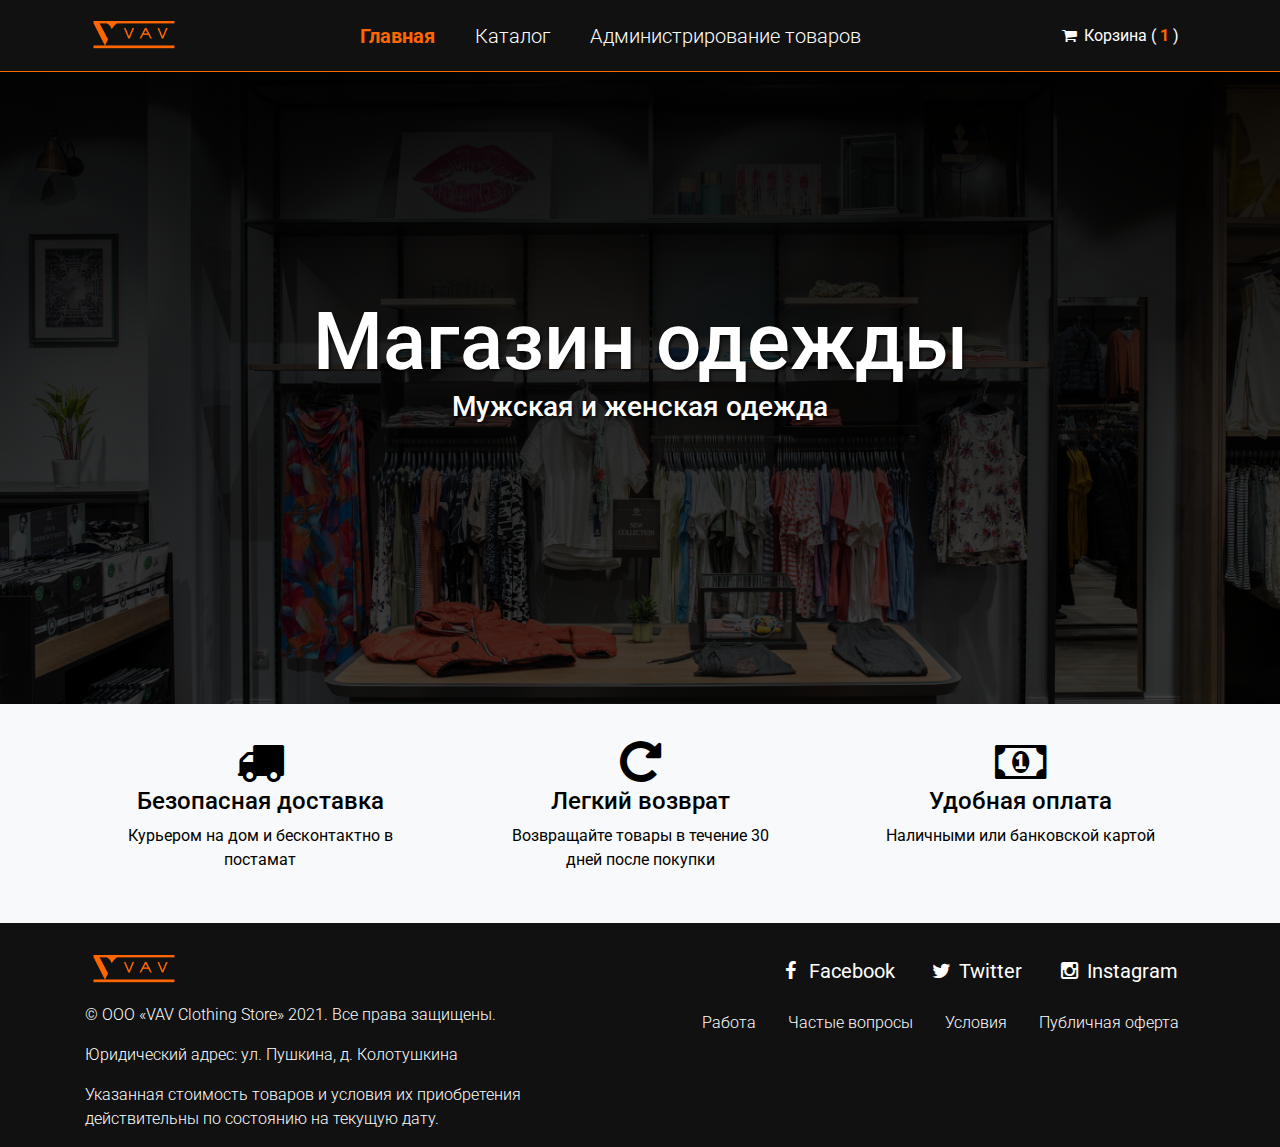
<file: index.html>
<!DOCTYPE html>
<html lang="en">

<head>
    <!-- Каталог одежды. Для одежды хранится категория, размер и цвет. Требуется реализовать возможность заказа. -->

    <meta charset="UTF-8">
    <meta http-equiv="X-UA-Compatible" content="IE=edge">
    <meta name="viewport" content="width=device-width, initial-scale=1.0">

    <!-- Bootstrap CSS -->
    <link rel="stylesheet" href="https://maxcdn.bootstrapcdn.com/bootstrap/4.0.0/css/bootstrap.min.css"
        integrity="sha384-Gn5384xqQ1aoWXA+058RXPxPg6fy4IWvTNh0E263XmFcJlSAwiGgFAW/dAiS6JXm" crossorigin="anonymous">

    <!-- Custom Fonts -->
    <link href="font-awesome-4.1.0/css/font-awesome.min.css" rel="stylesheet" type="text/css">


    <!-- Font Awesome CSS 
    <link rel="stylesheet" href="libraries/fontawesome/css/all.min.css" />-->

    <!-- Google Font -->
    <link href="https://fonts.googleapis.com/css?family=Playfair+Display:400,700|Roboto:300,400,500&display=swap"
        rel="stylesheet" />

    <!-- My Style CSS -->
    <link rel="stylesheet" href="css/style.css" />

    <title>Магазин Одежды</title>
</head>

<body>


    <!-- Navbar -->
    <nav class="navbar navbar-expand-lg navbar-dark sticky-top">
        <div class="container">
            <a class="navbar-brand" href="index.html">
                <img src="img/logo_new.png" alt="store-logo">
            </a>
            <button class="navbar-toggler" type="button" data-toggle="collapse" data-target="#navbarNav"
                aria-controls="navbarNav" aria-expanded="false" aria-label="Toggle navigation">
                <span class="navbar-toggler-icon"></span>
            </button>
            <div class="collapse navbar-collapse" id="navbarNav">
                <ul class="navbar-nav mx-auto">
                    <li class="nav-item active">
                        <a class="nav-link" href="index.html">Главная</a>
                    </li>
                    <li class="nav-item">
                        <a class="nav-link" href="catalog.html">Каталог</a>
                    </li>
                    <li class="nav-item">
                        <a class="nav-link" href="products-administration.html">Администрирование товаров</a>
                    </li>
                </ul>
                <div class="nav-shopping-bag">
                    <a class="nav-link" href="cart.html">
                        <i class="fa fa-shopping-cart fa-fw"></i>
                        <span class="hover">Корзина (</span>
                        <span class="nav-shopping-bag__num-items">1</span>
                        <span class="hover">)</span>
                    </a>
                </div>
            </div>
        </div>
    </nav>
    <!-- End Navbar -->

    <!-- Banner -->
    <div class="banner">
        <div class="container">
            <div class="row">
                <div class="col-lg-12">
                    <div class="banner-message">
                        <h1>Магазин одежды</h1>
                        <h3>Мужская и женская одежда</h3>
                    </div>
                </div>
            </div>
        </div>
    </div>
    <!-- End Banner -->

    <!-- Advantages -->
    <div class="advantages">
        <div class="container">
            <div class="row">
                <div class="col-sm advantage">
                    <div class="advantage-icon">
                        <i class="fa fa-truck fa-3x"></i>
                    </div>
                    <div class="advantage-text">
                        <h4>Безопасная доставка</h4>
                        <p>Курьером на дом и бесконтактно в постамат</p>
                    </div>
                </div>

                <div class="col-sm advantage">
                    <div class="advantage-icon">
                        <i class="fa fa-repeat fa-3x"></i>
                    </div>
                    <div class="advantage-text">
                        <h4>Легкий возврат</h4>
                        <p>Возвращайте товары в течение 30 дней после покупки</p>
                    </div>
                </div>

                <div class="col-sm advantage">
                    <div class="advantage-icon">
                        <i class="fa fa-money fa-3x"></i>
                    </div>
                    <div class="advantage-text">
                        <h4>Удобная оплата</h4>
                        <p>Наличными или банковской картой</p>
                    </div>
                </div>


            </div>
        </div>
    </div>
    <!-- End Advantages -->

    <!-- Footer -->
    <footer>
        <div class="container">
            <div class="row pt-4 pb-2 justify-content-between">
                <div class="col-2"> <img src="img/logo_new.png" alt="logo-store" /> </div>

                <div class="col-5">
                    <div class="nav justify-content-end">
                        <a href="#" class="btn btn-default btn-outline-none btn-lg nav-link">
                            <i class="fa fa-facebook fa-fw"></i>
                            <span class="network-name">Facebook</span>
                        </a>
                        <a href="#" class="btn btn-default btn-outline-none btn-lg nav-link">
                            <i class="fa fa-twitter fa-fw"></i>
                            <span class="network-name">Twitter</span>
                        </a>
                        <a href="#" class="btn btn-default btn-outline-none btn-lg nav-link">
                            <i class="fa fa-instagram fa-fw"></i>
                            <span class="network-name">Instagram</span>
                        </a>

                    </div>
                </div>

            </div>
            <div class="row">
                <div class="col-6">
                    <p>© ООО «VAV Clothing Store» 2021. Все права защищены.</p>
                    <p>Юридический адрес: ул. Пушкина, д. Колотушкина</p>
                    <p>Указанная стоимость товаров и условия их приобретения действительны по состоянию на текущую дату.
                    </p>
                </div>
                <div class="col-6 text-right">
                    <nav class="nav justify-content-end">
                        <a class="nav-link" href="#">Работа</a>
                        <a class="nav-link" href="#">Частые вопросы</a>
                        <a class="nav-link" href="#">Условия</a>
                        <a class="nav-link" href="#">Публичная оферта</a>
                    </nav>
                </div>
            </div>
        </div>
    </footer>
    <!-- End Footer -->


    <!-- Optional JavaScript -->
    <!-- jQuery first, then Popper.js, then Bootstrap JS -->
    <script src="https://code.jquery.com/jquery-3.2.1.slim.min.js"
        integrity="sha384-KJ3o2DKtIkvYIK3UENzmM7KCkRr/rE9/Qpg6aAZGJwFDMVNA/GpGFF93hXpG5KkN"
        crossorigin="anonymous"></script>
    <script src="https://cdnjs.cloudflare.com/ajax/libs/popper.js/1.12.9/umd/popper.min.js"
        integrity="sha384-ApNbgh9B+Y1QKtv3Rn7W3mgPxhU9K/ScQsAP7hUibX39j7fakFPskvXusvfa0b4Q"
        crossorigin="anonymous"></script>
    <script src="https://maxcdn.bootstrapcdn.com/bootstrap/4.0.0/js/bootstrap.min.js"
        integrity="sha384-JZR6Spejh4U02d8jOt6vLEHfe/JQGiRRSQQxSfFWpi1MquVdAyjUar5+76PVCmYl"
        crossorigin="anonymous"></script>
</body>

</html>
</file>
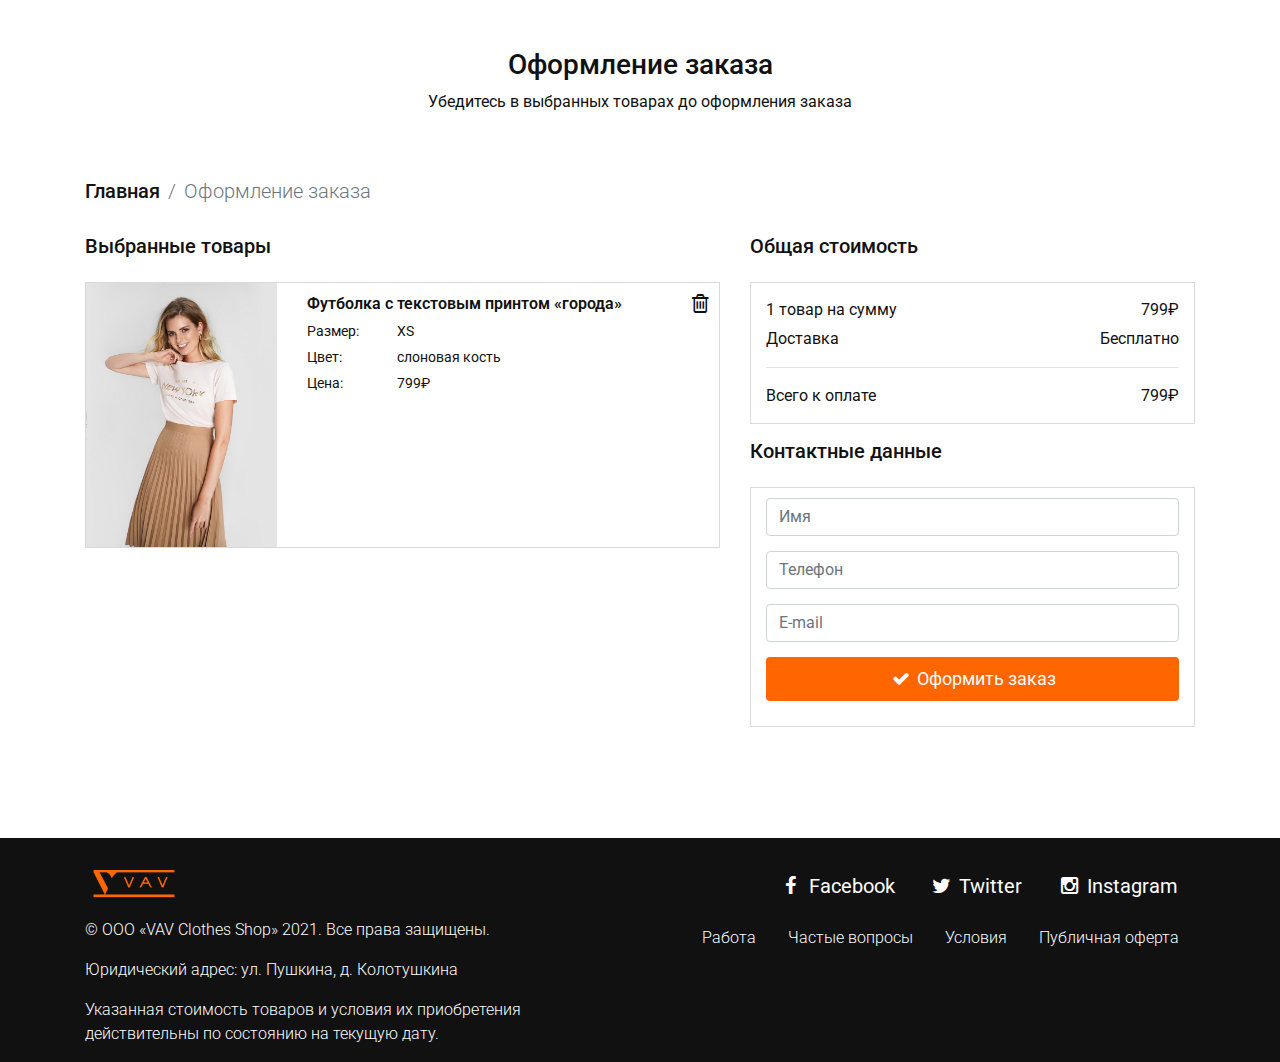
<file: cart.html>
<!DOCTYPE html>
<html lang="en">

<head>
    <meta charset="UTF-8">
    <meta http-equiv="X-UA-Compatible" content="IE=edge">
    <meta name="viewport" content="width=device-width, initial-scale=1.0">

    <!-- Bootstrap CSS -->
    <link rel="stylesheet" href="https://maxcdn.bootstrapcdn.com/bootstrap/4.0.0/css/bootstrap.min.css"
        integrity="sha384-Gn5384xqQ1aoWXA+058RXPxPg6fy4IWvTNh0E263XmFcJlSAwiGgFAW/dAiS6JXm" crossorigin="anonymous">

    <!-- Custom Fonts -->
    <link href="font-awesome-4.1.0/css/font-awesome.min.css" rel="stylesheet" type="text/css">


    <!-- Font Awesome CSS 
    <link rel="stylesheet" href="libraries/fontawesome/css/all.min.css" />-->

    <!-- Google Font -->
    <link href="https://fonts.googleapis.com/css?family=Playfair+Display:400,700|Roboto:300,400,500&display=swap"
        rel="stylesheet" />

    <!-- My Style CSS -->
    <link rel="stylesheet" href="css/style.css" />

    <title>Оформление заказа</title>
</head>

<body>

    <!-- Cart Header -->
    <div class="container pt-5">
        <div class="row cart mb-3">
            <div class="col text-center">
                <h3>Оформление заказа</h3>
                <p>Убедитесь в выбранных товарах до оформления заказа</p>
            </div>
        </div>
    </div>
    <!-- End Cart Header -->

    <!-- Breadcrumb -->
    <div class="container">
        <nav>
            <ol class="breadcrumb bg-transparent">
                <li class="breadcrumb-item"><a href="index.html">Главная</a></li>
                <li class="breadcrumb-item active" aria-current="page">Оформление заказа</li>
            </ol>
        </nav>
    </div>
    <!-- End Breadcrumb -->

    <section class="checkout">
        <div class="container pb-5">
            <div class="row mb-5 justify-content-between">
                <div class="col-lg-7">
                    <h5 class="mb-4">Выбранные товары</h5>

                    <!-- Items -->
                    <div class="checkout__item">
                        <div class="row">
                            <div class="col-4 col-sm-4 col-md-4 ">
                                <img class="img-fluid" src="img/products/ostintshirt.jpg" alt="item-1">
                            </div>
                            <div class="col-8 col-sm-8 col-md-8 mt-1">
                                <div class="checkout__item-header">
                                    <div class="checkout__item-header-name">Футболка с текстовым принтом «города»</div>
                                    <div class="checkout__item-header-btn-delete text-right">
                                        <a href="#" class="btn-delete" role="button">
                                            <i class="fa fa-trash-o fa-lg"></i>
                                        </a>
                                    </div>
                                </div>
                                <div class="checkout__item-details">
                                    <div class="checkout__item-details-label">
                                        <span class="checkout__item-details-label-text">Размер: </span>
                                    </div>
                                    <div class="checkout__item-details-size-value">XS</div>
                                </div>
                                <div class="checkout__item-details">
                                    <div class="checkout__item-details-label">
                                        <span class="checkout__item-details-label-text">Цвет: </span>
                                    </div>
                                    <div class="checkout__item-details-color-value">слоновая кость</div>
                                </div>
                                <div class="checkout__item-details">
                                    <div class="checkout__item-details-label">
                                        <span class="checkout__item-details-label-text">Цена: </span>
                                    </div>
                                    <div class="checkout__item-details-price-value">799&#8381;</div>
                                </div>
                            </div>
                        </div>
                    </div>
                    <!-- Items End -->

                </div>

                <div class="col-lg-5">
                    <h5 class="mb-4">Общая стоимость</h5>
                    <div class="checkout__summary">
                        <div class="checkout__summary-line">
                            <div class="checkout__summary-line-label">1 товар на сумму</div>
                            <div class="checkout__summary-line-value">799&#8381;</div>
                        </div>
                        <div class="checkout__summary-line">
                            <div class="checkout__summary-line-label">Доставка</div>
                            <div class="checkout__summary-line-value">Бесплатно</div>
                        </div>
                        <hr>
                        <div class="checkout__summary-line">
                            <div class="checkout__summary-line-label">Всего к оплате</div>
                            <div class="checkout__summary-line-value">799&#8381;</div>
                        </div>
                    </div>
                    <h5 class="mb-4">Контактные данные</h5>
                    <div class="checkout__contacts">
                        <form action="">
                            <span class="checkout__contacts-field">
                                <input type="text" class="form-control btn-outline-none" id="name" placeholder="Имя" required>
                            </span>
                            <span class="checkout__contacts-field">
                                <input type="tel" class="form-control btn-outline-none" id="phone" placeholder="Телефон" required>
                            </span>
                            <span class="checkout__contacts-field">
                                <input type="email" class="form-control btn-outline-none" id="email" placeholder="E-mail" required>
                            </span>
                            <span>
                                <button type="submit" class="btn btn-block btn-outline-none btn-checkout-order">
                                    <i class="fa fa-check fa-fw"></i>
                                    <span>Оформить заказ</span>
                                </button>
                            </span>
                        </form>
                    </div>
                </div>
            </div>
        </div>
    </section>




    <!-- Footer -->
    <footer>
        <div class="container">
            <div class="row pt-4 pb-2 justify-content-between">
                <div class="col-2"> <img src="img/logo_new.png" alt="logo-store" /> </div>

                <div class="col-5">
                    <div class="nav justify-content-end">
                        <a href="#" class="btn btn-default btn-lg nav-link">
                            <i class="fa fa-facebook fa-fw"></i>
                            <span class="network-name">Facebook</span>
                        </a>
                        <a href="#" class="btn btn-default btn-lg nav-link">
                            <i class="fa fa-twitter fa-fw"></i>
                            <span class="network-name">Twitter</span>
                        </a>
                        <a href="#" class="btn btn-default btn-lg nav-link">
                            <i class="fa fa-instagram fa-fw"></i>
                            <span class="network-name">Instagram</span>
                        </a>

                    </div>
                </div>

            </div>
            <div class="row">
                <div class="col-6">
                    <p>© ООО «VAV Clothes Shop» 2021. Все права защищены.</p>
                    <p>Юридический адрес: ул. Пушкина, д. Колотушкина</p>
                    <p>Указанная стоимость товаров и условия их приобретения действительны по состоянию на текущую дату.
                    </p>
                </div>
                <div class="col-6 text-right">
                    <nav class="nav justify-content-end">
                        <a class="nav-link" href="#">Работа</a>
                        <a class="nav-link" href="#">Частые вопросы</a>
                        <a class="nav-link" href="#">Условия</a>
                        <a class="nav-link" href="#">Публичная оферта</a>
                    </nav>
                </div>
            </div>
        </div>
    </footer>
    <!-- End Footer -->


    <!-- Optional JavaScript -->
    <!-- jQuery first, then Popper.js, then Bootstrap JS -->
    <script src="https://code.jquery.com/jquery-3.2.1.slim.min.js"
        integrity="sha384-KJ3o2DKtIkvYIK3UENzmM7KCkRr/rE9/Qpg6aAZGJwFDMVNA/GpGFF93hXpG5KkN"
        crossorigin="anonymous"></script>
    <script src="https://cdnjs.cloudflare.com/ajax/libs/popper.js/1.12.9/umd/popper.min.js"
        integrity="sha384-ApNbgh9B+Y1QKtv3Rn7W3mgPxhU9K/ScQsAP7hUibX39j7fakFPskvXusvfa0b4Q"
        crossorigin="anonymous"></script>
    <script src="https://maxcdn.bootstrapcdn.com/bootstrap/4.0.0/js/bootstrap.min.js"
        integrity="sha384-JZR6Spejh4U02d8jOt6vLEHfe/JQGiRRSQQxSfFWpi1MquVdAyjUar5+76PVCmYl"
        crossorigin="anonymous"></script>
</body>

</html>
</file>
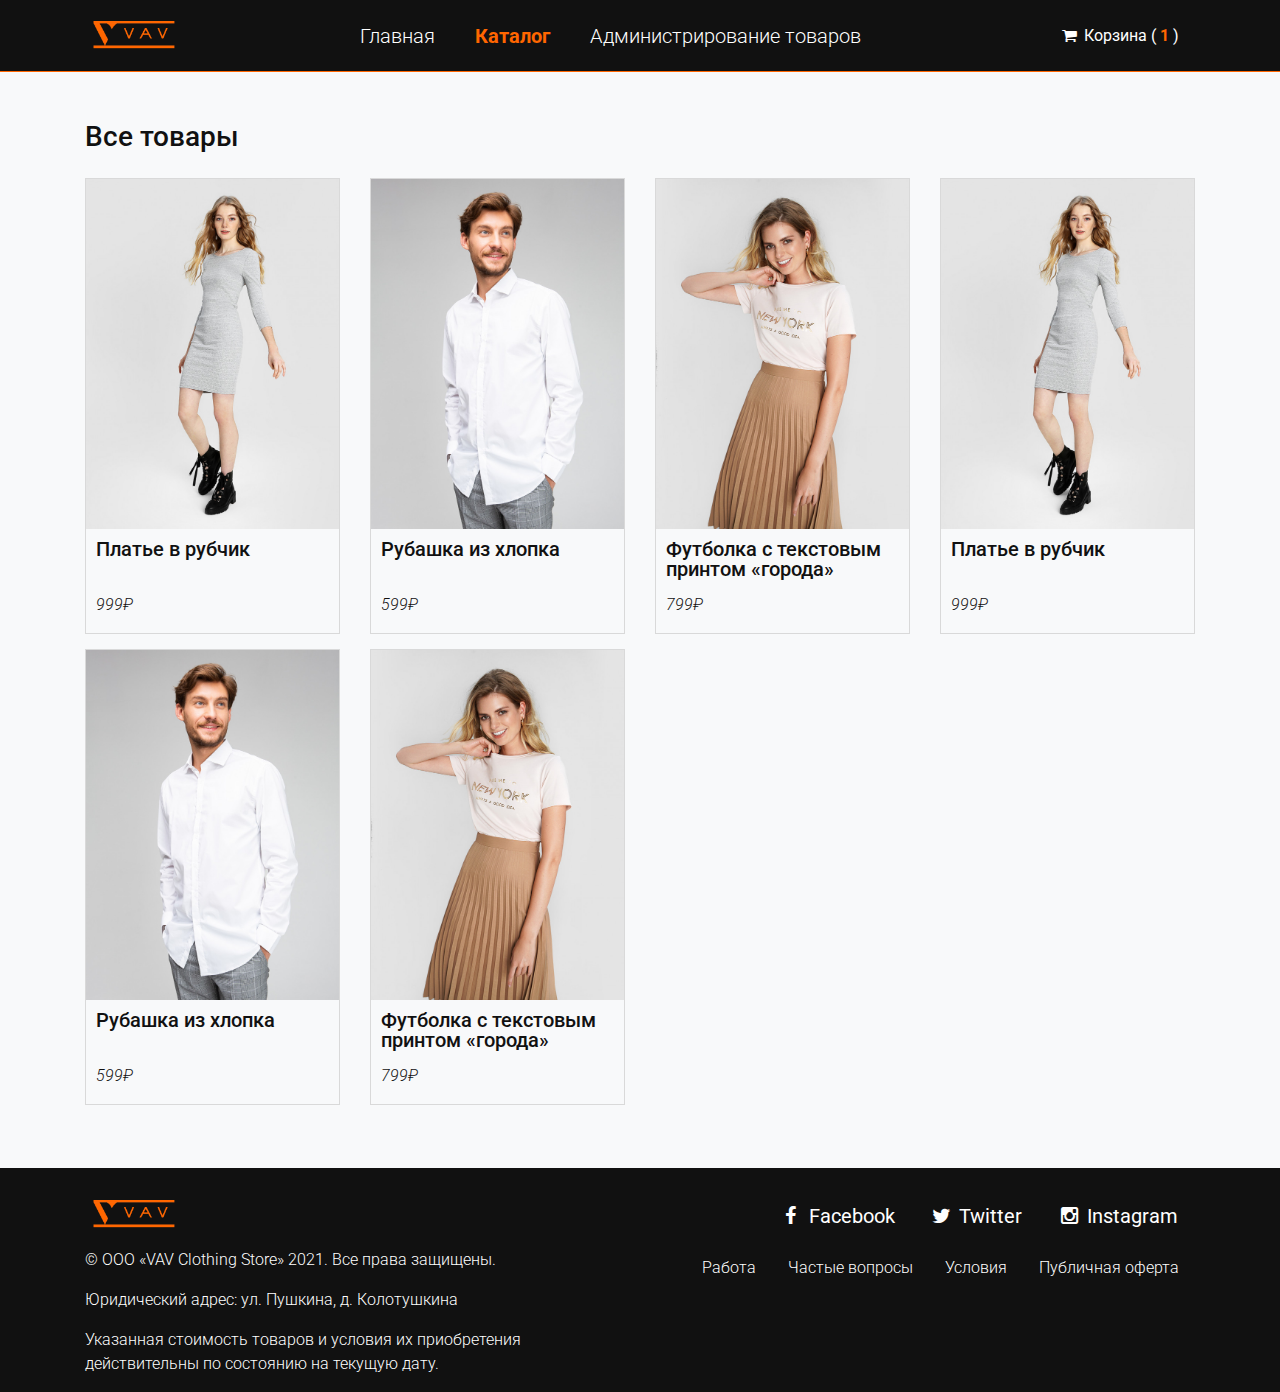
<file: catalog.html>
<!DOCTYPE html>
<html lang="en">

<head>
    <!-- Каталог одежды. Для одежды хранится категория, размер и цвет. Требуется реализовать возможность заказа. -->

    <meta charset="UTF-8">
    <meta http-equiv="X-UA-Compatible" content="IE=edge">
    <meta name="viewport" content="width=device-width, initial-scale=1.0">

    <!-- Bootstrap CSS -->
    <link rel="stylesheet" href="https://maxcdn.bootstrapcdn.com/bootstrap/4.0.0/css/bootstrap.min.css"
        integrity="sha384-Gn5384xqQ1aoWXA+058RXPxPg6fy4IWvTNh0E263XmFcJlSAwiGgFAW/dAiS6JXm" crossorigin="anonymous">

    <!-- Custom Fonts -->
    <link href="font-awesome-4.1.0/css/font-awesome.min.css" rel="stylesheet" type="text/css">


    <!-- Font Awesome CSS 
    <link rel="stylesheet" href="libraries/fontawesome/css/all.min.css" />-->

    <!-- Google Font -->
    <link href="https://fonts.googleapis.com/css?family=Playfair+Display:400,700|Roboto:300,400,500&display=swap"
        rel="stylesheet" />

    <!-- My Style CSS -->
    <link rel="stylesheet" href="css/style.css" />

    <title>Каталог</title>
</head>

<body>


    <!-- Navbar -->
    <nav class="navbar navbar-expand-lg navbar-dark sticky-top">
        <div class="container">
            <a class="navbar-brand" href="index.html">
                <img src="img/logo_new.png" alt="store-logo">
            </a>
            <button class="navbar-toggler" type="button" data-toggle="collapse" data-target="#navbarNav"
                aria-controls="navbarNav" aria-expanded="false" aria-label="Toggle navigation">
                <span class="navbar-toggler-icon"></span>
            </button>
            <div class="collapse navbar-collapse" id="navbarNav">
                <ul class="navbar-nav mx-auto">
                    <li class="nav-item">
                        <a class="nav-link" href="index.html">Главная</a>
                    </li>
                    <li class="nav-item active">
                        <a class="nav-link" href="catalog.html">Каталог</a>
                    </li>
                    <li class="nav-item">
                        <a class="nav-link" href="products-administration.html">Администрирование товаров</a>
                    </li>
                </ul>
                <div class="nav-shopping-bag">
                    <a class="nav-link" href="cart.html">
                        <i class="fa fa-shopping-cart fa-fw"></i>
                        <span class="hover">Корзина (</span>
                        <span class="nav-shopping-bag__num-items">1</span>
                        <span class="hover">)</span>
                    </a>
                </div>
            </div>
        </div>
    </nav>
    <!-- End Navbar -->

    <!-- Catalog -->
    <section class="catalog bg-light py-5">
        <div class="container">
            <div class="row mb-3">
                <div class="col">
                    <h3>Все товары</h3>
                </div>
            </div>
            <div class="row">
                <div class="col-12 col-sm-6 col-md-6 col-lg-3">
                    <div class="catalog__item">
                        <a href="single-product.html">
                            <img src="img/products/ostindress.jpg" class="catalog__item-img" alt="item-pic">
                        </a>
                        <a href="single-product.html">
                            <div class="catalog__item-info">
                                <div class="catalog__item-info-name">Платье в рубчик</div>
                                <div class="catalog__item-info-price">999&#8381;</div>
                            </div>
                        </a>
                    </div>
                </div>
                <div class="col-12 col-sm-6 col-md-6 col-lg-3">
                    <div class="catalog__item">
                        <a href="single-product.html">
                            <img src="img/products/ostinshirt.jpg" class="catalog__item-img" alt="item-pic">
                        </a>
                        <a href="single-product.html">
                            <div class="catalog__item-info">
                                <div class="catalog__item-info-name">Рубашка из хлопка</div>
                                <div class="catalog__item-info-price">599&#8381;</div>
                            </div>
                        </a>
                    </div>
                </div>
                <div class="col-12 col-sm-6 col-md-6 col-lg-3">
                    <div class="catalog__item">
                        <a href="single-product.html">
                            <img src="img/products/ostintshirt.jpg" class="catalog__item-img" alt="item-pic">
                        </a>
                        <a href="single-product.html">
                            <div class="catalog__item-info">
                                <div class="catalog__item-info-name">Футболка с текстовым принтом «города»</div>
                                <div class="catalog__item-info-price">799&#8381;</div>
                            </div>
                        </a>
                    </div>
                </div>
                <div class="col-12 col-sm-6 col-md-6 col-lg-3">
                    <div class="catalog__item">
                        <a href="single-product.html">
                            <img src="img/products/ostindress.jpg" class="catalog__item-img" alt="item-pic">
                        </a>
                        <a href="single-product.html">
                            <div class="catalog__item-info">
                                <div class="catalog__item-info-name">Платье в рубчик</div>
                                <div class="catalog__item-info-price">999&#8381;</div>
                            </div>
                        </a>
                    </div>
                </div>
                <div class="col-12 col-sm-6 col-md-6 col-lg-3">
                    <div class="catalog__item">
                        <a href="single-product.html">
                            <img src="img/products/ostinshirt.jpg" class="catalog__item-img" alt="item-pic">
                        </a>
                        <a href="single-product.html">
                            <div class="catalog__item-info">
                                <div class="catalog__item-info-name">Рубашка из хлопка</div>
                                <div class="catalog__item-info-price">599&#8381;</div>
                            </div>
                        </a>
                    </div>
                </div>
                <div class="col-12 col-sm-6 col-md-6 col-lg-3">
                    <div class="catalog__item">
                        <a href="single-product.html">
                            <img src="img/products/ostintshirt.jpg" class="catalog__item-img" alt="item-pic">
                        </a>
                        <a href="single-product.html">
                            <div class="catalog__item-info">
                                <div class="catalog__item-info-name">Футболка с текстовым принтом «города»</div>
                                <div class="catalog__item-info-price">799&#8381;</div>
                            </div>
                        </a>
                    </div>
                </div>
            </div>
        </div>
    </section>
    <!-- End Catalog -->

    <!-- Footer -->
    <footer>
        <div class="container">
            <div class="row pt-4 pb-2 justify-content-between">
                <div class="col-2"> <img src="img/logo_new.png" alt="logo-store" /> </div>

                <div class="col-5">
                    <div class="nav justify-content-end">
                        <a href="#" class="btn btn-default btn-lg nav-link">
                            <i class="fa fa-facebook fa-fw"></i>
                            <span class="network-name">Facebook</span>
                        </a>
                        <a href="#" class="btn btn-default btn-lg nav-link">
                            <i class="fa fa-twitter fa-fw"></i>
                            <span class="network-name">Twitter</span>
                        </a>
                        <a href="#" class="btn btn-default btn-lg nav-link">
                            <i class="fa fa-instagram fa-fw"></i>
                            <span class="network-name">Instagram</span>
                        </a>

                    </div>
                </div>

            </div>
            <div class="row">
                <div class="col-6">
                    <p>© ООО «VAV Clothing Store» 2021. Все права защищены.</p>
                    <p>Юридический адрес: ул. Пушкина, д. Колотушкина</p>
                    <p>Указанная стоимость товаров и условия их приобретения действительны по состоянию на текущую дату.
                    </p>
                </div>
                <div class="col-6 text-right">
                    <nav class="nav justify-content-end">
                        <a class="nav-link" href="#">Работа</a>
                        <a class="nav-link" href="#">Частые вопросы</a>
                        <a class="nav-link" href="#">Условия</a>
                        <a class="nav-link" href="#">Публичная оферта</a>
                    </nav>
                </div>
            </div>
        </div>
    </footer>
    <!-- End Footer -->


    <!-- Optional JavaScript -->
    <!-- jQuery first, then Popper.js, then Bootstrap JS -->
    <script src="https://code.jquery.com/jquery-3.2.1.slim.min.js"
        integrity="sha384-KJ3o2DKtIkvYIK3UENzmM7KCkRr/rE9/Qpg6aAZGJwFDMVNA/GpGFF93hXpG5KkN"
        crossorigin="anonymous"></script>
    <script src="https://cdnjs.cloudflare.com/ajax/libs/popper.js/1.12.9/umd/popper.min.js"
        integrity="sha384-ApNbgh9B+Y1QKtv3Rn7W3mgPxhU9K/ScQsAP7hUibX39j7fakFPskvXusvfa0b4Q"
        crossorigin="anonymous"></script>
    <script src="https://maxcdn.bootstrapcdn.com/bootstrap/4.0.0/js/bootstrap.min.js"
        integrity="sha384-JZR6Spejh4U02d8jOt6vLEHfe/JQGiRRSQQxSfFWpi1MquVdAyjUar5+76PVCmYl"
        crossorigin="anonymous"></script>
</body>

</html>
</file>
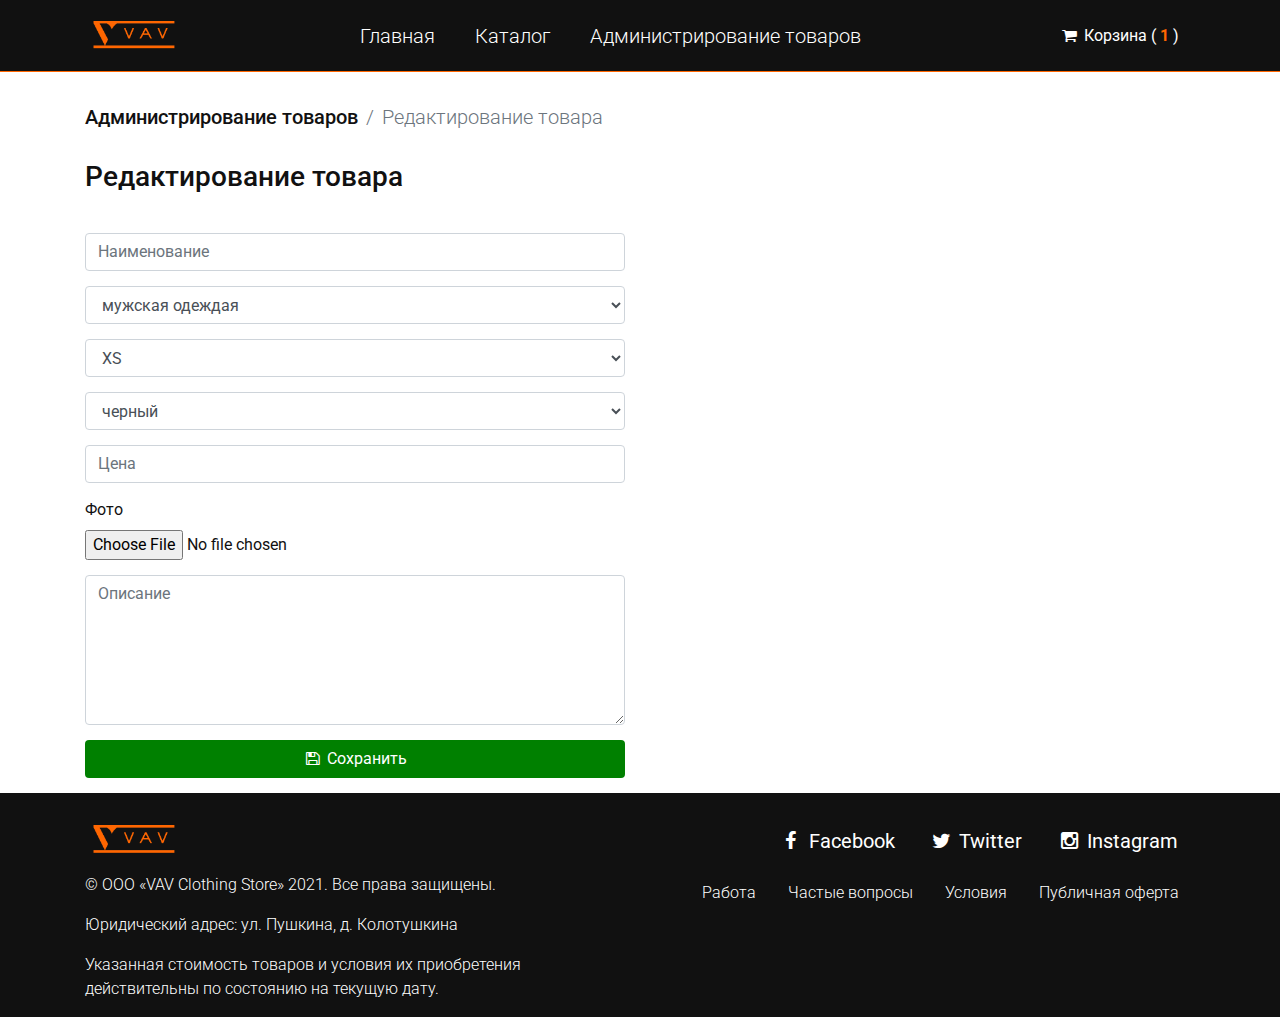
<file: product-editing.html>
<!DOCTYPE html>
<html lang="en">

<head>
    <!-- Каталог одежды. Для одежды хранится категория, размер и цвет. Требуется реализовать возможность заказа. -->

    <meta charset="UTF-8">
    <meta http-equiv="X-UA-Compatible" content="IE=edge">
    <meta name="viewport" content="width=device-width, initial-scale=1.0">

    <!-- Bootstrap CSS -->
    <link rel="stylesheet" href="https://maxcdn.bootstrapcdn.com/bootstrap/4.0.0/css/bootstrap.min.css"
        integrity="sha384-Gn5384xqQ1aoWXA+058RXPxPg6fy4IWvTNh0E263XmFcJlSAwiGgFAW/dAiS6JXm" crossorigin="anonymous">

    <!-- Custom Fonts -->
    <link href="font-awesome-4.1.0/css/font-awesome.min.css" rel="stylesheet" type="text/css">


    <!-- Font Awesome CSS 
    <link rel="stylesheet" href="libraries/fontawesome/css/all.min.css" />-->

    <!-- Google Font -->
    <link href="https://fonts.googleapis.com/css?family=Playfair+Display:400,700|Roboto:300,400,500&display=swap"
        rel="stylesheet" />

    <!-- My Style CSS -->
    <link rel="stylesheet" href="css/style.css" />

    <title>Редактирование товара</title>
</head>

<body>


    <!-- Navbar -->
    <nav class="navbar navbar-expand-lg navbar-dark sticky-top">
        <div class="container">
            <a class="navbar-brand" href="index.html">
                <img src="img/logo_new.png" alt="store-logo">
            </a>
            <button class="navbar-toggler" type="button" data-toggle="collapse" data-target="#navbarNav"
                aria-controls="navbarNav" aria-expanded="false" aria-label="Toggle navigation">
                <span class="navbar-toggler-icon"></span>
            </button>
            <div class="collapse navbar-collapse" id="navbarNav">
                <ul class="navbar-nav mx-auto">
                    <li class="nav-item">
                        <a class="nav-link" href="index.html">Главная</a>
                    </li>
                    <li class="nav-item">
                        <a class="nav-link" href="catalog.html">Каталог</a>
                    </li>
                    <li class="nav-item">
                        <a class="nav-link" href="products-administration.html">Администрирование товаров</a>
                    </li>
                </ul>
                <div class="nav-shopping-bag">
                    <a class="nav-link" href="cart.html">
                        <i class="fa fa-shopping-cart fa-fw"></i>
                        <span class="hover">Корзина (</span>
                        <span class="nav-shopping-bag__num-items">1</span>
                        <span class="hover">)</span>
                    </a>
                </div>
            </div>
        </div>
    </nav>
    <!-- End Navbar -->

    <!-- Breadcrumb -->
    <div class="container">
        <nav>
            <ol class="breadcrumb bg-transparent">
                <li class="breadcrumb-item"><a href="products-administration.html">Администрирование товаров</a></li>
                <li class="breadcrumb-item active" aria-current="page">Редактирование товара</li>
            </ol>
        </nav>
    </div>
    <!-- End Breadcrumb -->

    <section class="product-editing">
        <div class="container">
            <div class="row mb-3">
                <div class="col">
                    <h3>Редактирование товара</h3>
                </div>
            </div>

            <div class="row">
                <div class="col col-12 col-lg-6 ">
                    <form action="">
                        <span class="product-editing__edit-field">
                            <input type="text" class="form-control btn-outline-none" id="clothesName" name="clothesName"
                                placeholder="Наименование" required>
                        </span>
                        <span class="product-editing__edit-field">
                            <select class="form-control btn-outline-none" id="category" name="category" required>
                                <option value="1">мужская одеждая</option>
                                <option value="2">женская одежда</option>
                            </select>
                        </span>
                        <span class="product-editing__edit-field">
                            <select class="form-control btn-outline-none" id="size" name="size" required>
                                <option value="1">XS</option>
                                <option value="2">S</option>
                                <option value="3">M</option>
                                <option value="4">L</option>
                            </select>
                        </span>
                        <span class="product-editing__edit-field">
                            <select class="form-control btn-outline-none" id="color" name="color" required>
                                <option value="1">черный</option>
                                <option value="2">белый</option>
                                <option value="3">слоновая кость</option>
                            </select>
                        </span>
                        <span class="product-editing__edit-field">
                            <input type="number" class="form-control btn-outline-none" id="price" name="price"
                                placeholder="Цена" min="0" required>
                        </span>
                        <span class="product-editing__edit-field">
                            <label for="imagePath">Фото</label>
                            <input type="file" class="form-control-file btn-outline-none" id="imagePath"
                                name="imagePath" required>
                        </span>
                        <span class="product-editing__edit-field">
                            <textarea class="form-control btn-outline-none" id="description" name="description"
                                placeholder="Описание" required></textarea>
                        </span>
                        <span class="product-editing__edit-field">
                            <button type="submit" class="btn btn-block btn-outline-none ">
                                <i class="fa fa-save fa-fw"></i>
                                <span>Сохранить</span>
                            </button>
                        </span>
                    </form>
                </div>
            </div>
        </div>
    </section>







    <!-- Footer -->
    <footer>
        <div class="container">
            <div class="row pt-4 pb-2 justify-content-between">
                <div class="col-2"> <img src="img/logo_new.png" alt="logo-store" /> </div>

                <div class="col-5">
                    <div class="nav justify-content-end">
                        <a href="#" class="btn btn-default btn-lg nav-link">
                            <i class="fa fa-facebook fa-fw"></i>
                            <span class="network-name">Facebook</span>
                        </a>
                        <a href="#" class="btn btn-default btn-lg nav-link">
                            <i class="fa fa-twitter fa-fw"></i>
                            <span class="network-name">Twitter</span>
                        </a>
                        <a href="#" class="btn btn-default btn-lg nav-link">
                            <i class="fa fa-instagram fa-fw"></i>
                            <span class="network-name">Instagram</span>
                        </a>

                    </div>
                </div>

            </div>
            <div class="row">
                <div class="col-6">
                    <p>© ООО «VAV Clothing Store» 2021. Все права защищены.</p>
                    <p>Юридический адрес: ул. Пушкина, д. Колотушкина</p>
                    <p>Указанная стоимость товаров и условия их приобретения действительны по состоянию на текущую дату.
                    </p>
                </div>
                <div class="col-6 text-right">
                    <nav class="nav justify-content-end">
                        <a class="nav-link" href="#">Работа</a>
                        <a class="nav-link" href="#">Частые вопросы</a>
                        <a class="nav-link" href="#">Условия</a>
                        <a class="nav-link" href="#">Публичная оферта</a>
                    </nav>
                </div>
            </div>
        </div>
    </footer>
    <!-- End Footer -->


    <!-- Optional JavaScript -->
    <!-- jQuery first, then Popper.js, then Bootstrap JS -->
    <script src="https://code.jquery.com/jquery-3.2.1.slim.min.js"
        integrity="sha384-KJ3o2DKtIkvYIK3UENzmM7KCkRr/rE9/Qpg6aAZGJwFDMVNA/GpGFF93hXpG5KkN"
        crossorigin="anonymous"></script>
    <script src="https://cdnjs.cloudflare.com/ajax/libs/popper.js/1.12.9/umd/popper.min.js"
        integrity="sha384-ApNbgh9B+Y1QKtv3Rn7W3mgPxhU9K/ScQsAP7hUibX39j7fakFPskvXusvfa0b4Q"
        crossorigin="anonymous"></script>
    <script src="https://maxcdn.bootstrapcdn.com/bootstrap/4.0.0/js/bootstrap.min.js"
        integrity="sha384-JZR6Spejh4U02d8jOt6vLEHfe/JQGiRRSQQxSfFWpi1MquVdAyjUar5+76PVCmYl"
        crossorigin="anonymous"></script>
</body>

</html>
</file>
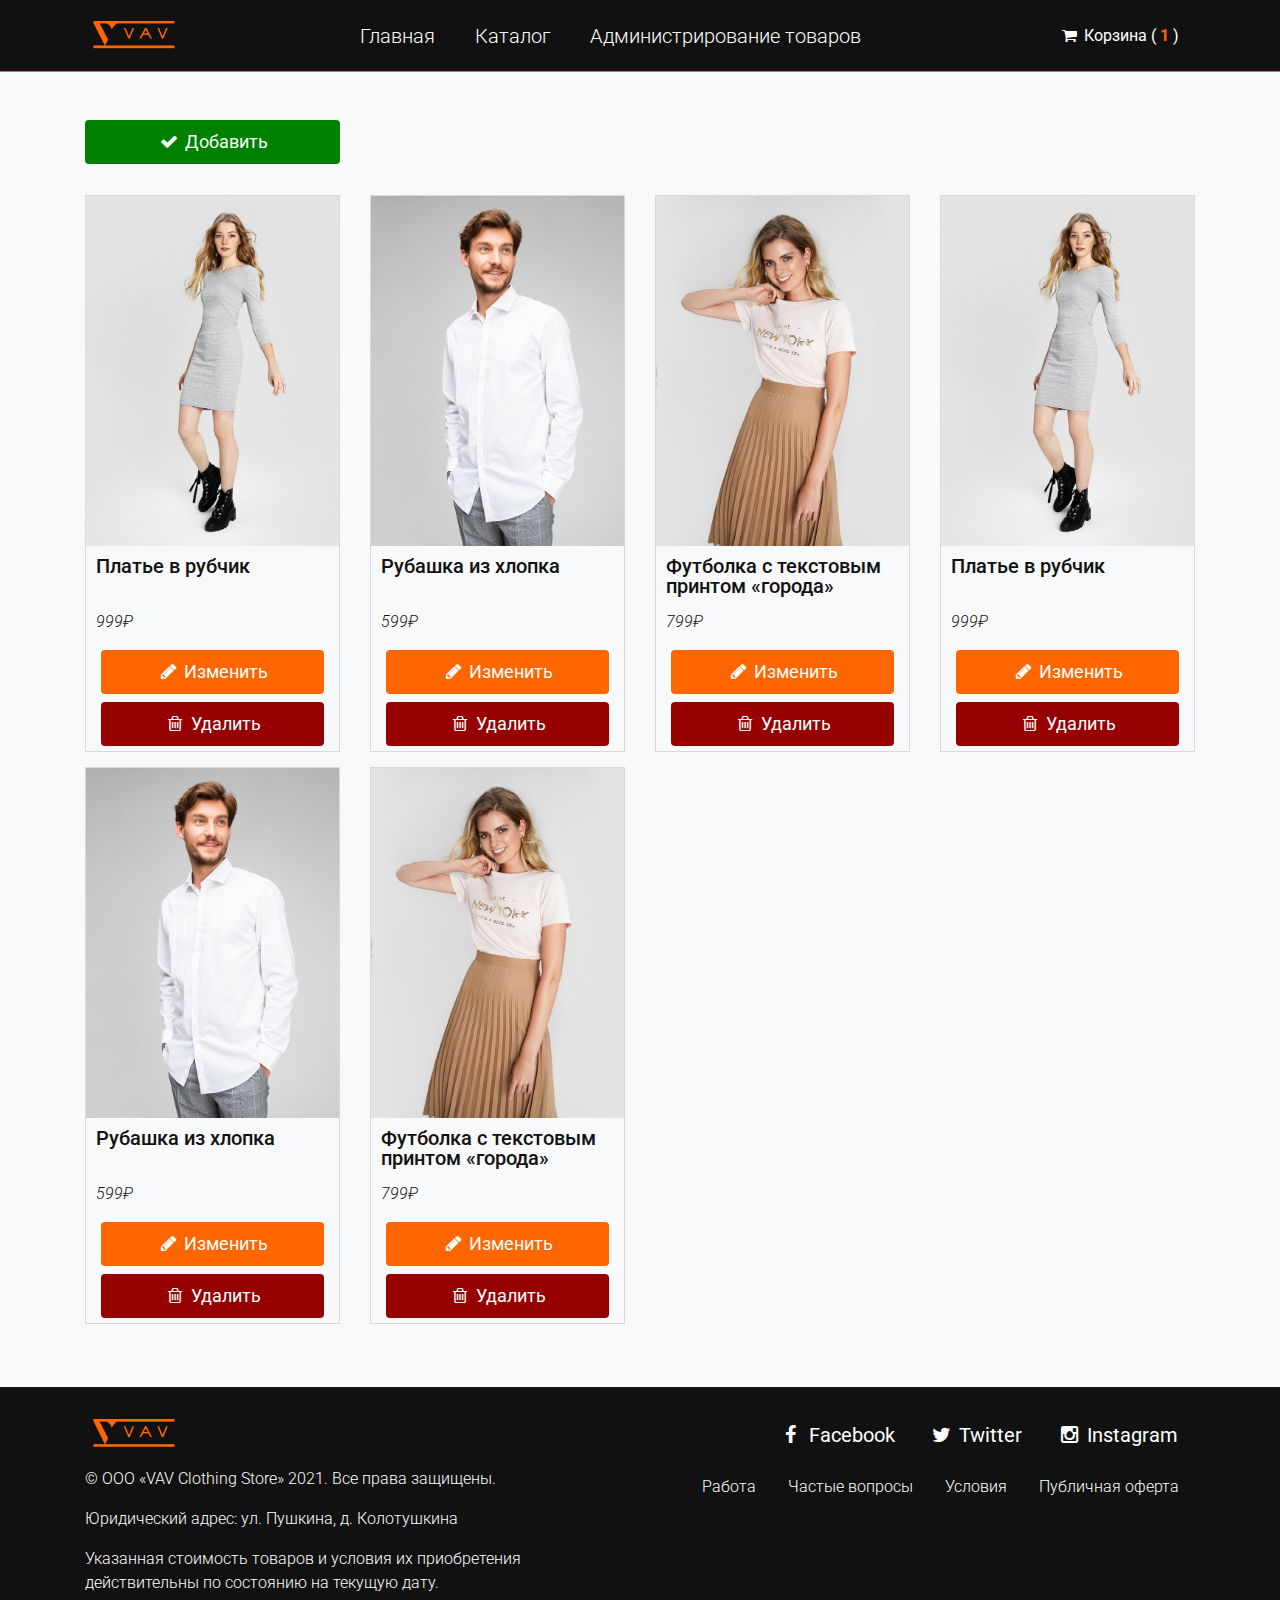
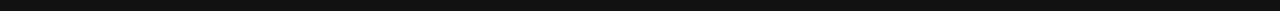
<file: products-administration.html>
<!DOCTYPE html>
<html lang="en">

<head>
    <!-- Каталог одежды. Для одежды хранится категория, размер и цвет. Требуется реализовать возможность заказа. -->

    <meta charset="UTF-8">
    <meta http-equiv="X-UA-Compatible" content="IE=edge">
    <meta name="viewport" content="width=device-width, initial-scale=1.0">

    <!-- Bootstrap CSS -->
    <link rel="stylesheet" href="https://maxcdn.bootstrapcdn.com/bootstrap/4.0.0/css/bootstrap.min.css"
        integrity="sha384-Gn5384xqQ1aoWXA+058RXPxPg6fy4IWvTNh0E263XmFcJlSAwiGgFAW/dAiS6JXm" crossorigin="anonymous">

    <!-- Custom Fonts -->
    <link href="font-awesome-4.1.0/css/font-awesome.min.css" rel="stylesheet" type="text/css">


    <!-- Font Awesome CSS 
    <link rel="stylesheet" href="libraries/fontawesome/css/all.min.css" />-->

    <!-- Google Font -->
    <link href="https://fonts.googleapis.com/css?family=Playfair+Display:400,700|Roboto:300,400,500&display=swap"
        rel="stylesheet" />

    <!-- My Style CSS -->
    <link rel="stylesheet" href="css/style.css" />

    <title>Администрирование товаров</title>
</head>

<body>


    <!-- Navbar -->
    <nav class="navbar navbar-expand-lg navbar-dark sticky-top">
        <div class="container">
            <a class="navbar-brand" href="index.html">
                <img src="img/logo_new.png" alt="store-logo">
            </a>
            <button class="navbar-toggler" type="button" data-toggle="collapse" data-target="#navbarNav"
                aria-controls="navbarNav" aria-expanded="false" aria-label="Toggle navigation">
                <span class="navbar-toggler-icon"></span>
            </button>
            <div class="collapse navbar-collapse" id="navbarNav">
                <ul class="navbar-nav mx-auto">
                    <li class="nav-item">
                        <a class="nav-link" href="index.html">Главная</a>
                    </li>
                    <li class="nav-item">
                        <a class="nav-link" href="catalog.html">Каталог</a>
                    </li>
                    <li class="nav-item">
                        <a class="nav-link active" href="products-administration.html">Администрирование товаров</a>
                    </li>
                </ul>
                <div class="nav-shopping-bag">
                    <a class="nav-link" href="cart.html">
                        <i class="fa fa-shopping-cart fa-fw"></i>
                        <span class="hover">Корзина (</span>
                        <span class="nav-shopping-bag__num-items">1</span>
                        <span class="hover">)</span>
                    </a>
                </div>
            </div>
        </div>
    </nav>
    <!-- End Navbar -->

    <!-- Catalog -->
    <section class="catalog-admin bg-light py-5">
        <div class="container">
            <div class="row mb-3">
                <div class="col-12 col-sm-6 col-md-6 col-lg-3">
                    <a href="#" class="btn btn-block btn-outline-none btn-add-new-item">
                        <i class="fa fa-check fa-fw"></i>
                        <span>Добавить</span>
                    </a>
                </div>
            </div>
            <div class="row">
                <div class="col-12 col-sm-6 col-md-6 col-lg-3">
                    <div class="catalog__item">
                        <a href="single-product.html">
                            <img src="img/products/ostindress.jpg" class="catalog__item-img" alt="item-pic">
                        </a>
                        <a href="single-product.html">
                            <div class="catalog__item-info">
                                <div class="catalog__item-info-name">Платье в рубчик</div>
                                <div class="catalog__item-info-price">999&#8381;</div>
                            </div>
                        </a>
                        <div class="col">
                            <a href="product-editing.html" class="btn btn-block btn-outline-none btn-edit-item">
                                <i class="fa fa-pencil fa-fw"></i>
                                <span>Изменить</span>
                            </a>
                            <a href="#" class="btn btn-block btn-outline-none btn-del-item">
                                <i class="fa fa-trash-o fa-fw"></i>
                                <span>Удалить</span>
                            </a>
                        </div>
                    </div>
                </div>
                <div class="col-12 col-sm-6 col-md-6 col-lg-3">
                    <div class="catalog__item">
                        <a href="single-product.html">
                            <img src="img/products/ostinshirt.jpg" class="catalog__item-img" alt="item-pic">
                        </a>
                        <a href="single-product.html">
                            <div class="catalog__item-info">
                                <div class="catalog__item-info-name">Рубашка из хлопка</div>
                                <div class="catalog__item-info-price">599&#8381;</div>
                            </div>
                        </a>
                        <div class="col">
                            <a href="product-editing.html" class="btn btn-block btn-outline-none btn-edit-item">
                                <i class="fa fa-pencil fa-fw"></i>
                                <span>Изменить</span>
                            </a>
                            <a href="#" class="btn btn-block btn-outline-none btn-del-item">
                                <i class="fa fa-trash-o fa-fw"></i>
                                <span>Удалить</span>
                            </a>
                        </div>
                    </div>
                </div>
                <div class="col-12 col-sm-6 col-md-6 col-lg-3">
                    <div class="catalog__item">
                        <a href="single-product.html">
                            <img src="img/products/ostintshirt.jpg" class="catalog__item-img" alt="item-pic">
                        </a>
                        <a href="single-product.html">
                            <div class="catalog__item-info">
                                <div class="catalog__item-info-name">Футболка с текстовым принтом «города»</div>
                                <div class="catalog__item-info-price">799&#8381;</div>
                            </div>
                        </a>
                        <div class="col">
                            <a href="product-editing.html" class="btn btn-block btn-outline-none btn-edit-item">
                                <i class="fa fa-pencil fa-fw"></i>
                                <span>Изменить</span>
                            </a>
                            <a href="#" class="btn btn-block btn-outline-none btn-del-item">
                                <i class="fa fa-trash-o fa-fw"></i>
                                <span>Удалить</span>
                            </a>
                        </div>
                    </div>
                </div>
                <div class="col-12 col-sm-6 col-md-6 col-lg-3">
                    <div class="catalog__item">
                        <a href="single-product.html">
                            <img src="img/products/ostindress.jpg" class="catalog__item-img" alt="item-pic">
                        </a>
                        <a href="single-product.html">
                            <div class="catalog__item-info">
                                <div class="catalog__item-info-name">Платье в рубчик</div>
                                <div class="catalog__item-info-price">999&#8381;</div>
                            </div>
                        </a>
                        <div class="col">
                            <a href="product-editing.html" class="btn btn-block btn-outline-none btn-edit-item">
                                <i class="fa fa-pencil fa-fw"></i>
                                <span>Изменить</span>
                            </a>
                            <a href="#" class="btn btn-block btn-outline-none btn-del-item">
                                <i class="fa fa-trash-o fa-fw"></i>
                                <span>Удалить</span>
                            </a>
                        </div>
                    </div>
                </div>
                <div class="col-12 col-sm-6 col-md-6 col-lg-3">
                    <div class="catalog__item">
                        <a href="single-product.html">
                            <img src="img/products/ostinshirt.jpg" class="catalog__item-img" alt="item-pic">
                        </a>
                        <a href="single-product.html">
                            <div class="catalog__item-info">
                                <div class="catalog__item-info-name">Рубашка из хлопка</div>
                                <div class="catalog__item-info-price">599&#8381;</div>
                            </div>
                        </a>
                        <div class="col">
                            <a href="product-editing.html" class="btn btn-block btn-outline-none btn-edit-item">
                                <i class="fa fa-pencil fa-fw"></i>
                                <span>Изменить</span>
                            </a>
                            <a href="#" class="btn btn-block btn-outline-none btn-del-item">
                                <i class="fa fa-trash-o fa-fw"></i>
                                <span>Удалить</span>
                            </a>
                        </div>
                    </div>
                </div>
                <div class="col-12 col-sm-6 col-md-6 col-lg-3">
                    <div class="catalog__item">
                        <a href="single-product.html">
                            <img src="img/products/ostintshirt.jpg" class="catalog__item-img" alt="item-pic">
                        </a>
                        <a href="single-product.html">
                            <div class="catalog__item-info">
                                <div class="catalog__item-info-name">Футболка с текстовым принтом «города»</div>
                                <div class="catalog__item-info-price">799&#8381;</div>
                            </div>
                        </a>
                        <div class="col">
                            <a href="product-editing.html" class="btn btn-block btn-outline-none btn-edit-item">
                                <i class="fa fa-pencil fa-fw"></i>
                                <span>Изменить</span>
                            </a>
                            <a href="#" class="btn btn-block btn-outline-none btn-del-item">
                                <i class="fa fa-trash-o fa-fw"></i>
                                <span>Удалить</span>
                            </a>
                        </div>
                    </div>
                </div>
            </div>
        </div>
    </section>
    <!-- End Catalog -->

    <!-- Footer -->
    <footer>
        <div class="container">
            <div class="row pt-4 pb-2 justify-content-between">
                <div class="col-2"> <img src="img/logo_new.png" alt="logo-store" /> </div>

                <div class="col-5">
                    <div class="nav justify-content-end">
                        <a href="#" class="btn btn-default btn-lg nav-link">
                            <i class="fa fa-facebook fa-fw"></i>
                            <span class="network-name">Facebook</span>
                        </a>
                        <a href="#" class="btn btn-default btn-lg nav-link">
                            <i class="fa fa-twitter fa-fw"></i>
                            <span class="network-name">Twitter</span>
                        </a>
                        <a href="#" class="btn btn-default btn-lg nav-link">
                            <i class="fa fa-instagram fa-fw"></i>
                            <span class="network-name">Instagram</span>
                        </a>

                    </div>
                </div>

            </div>
            <div class="row">
                <div class="col-6">
                    <p>© ООО «VAV Clothing Store» 2021. Все права защищены.</p>
                    <p>Юридический адрес: ул. Пушкина, д. Колотушкина</p>
                    <p>Указанная стоимость товаров и условия их приобретения действительны по состоянию на текущую дату.
                    </p>
                </div>
                <div class="col-6 text-right">
                    <nav class="nav justify-content-end">
                        <a class="nav-link" href="#">Работа</a>
                        <a class="nav-link" href="#">Частые вопросы</a>
                        <a class="nav-link" href="#">Условия</a>
                        <a class="nav-link" href="#">Публичная оферта</a>
                    </nav>
                </div>
            </div>
        </div>
    </footer>
    <!-- End Footer -->


    <!-- Optional JavaScript -->
    <!-- jQuery first, then Popper.js, then Bootstrap JS -->
    <script src="https://code.jquery.com/jquery-3.2.1.slim.min.js"
        integrity="sha384-KJ3o2DKtIkvYIK3UENzmM7KCkRr/rE9/Qpg6aAZGJwFDMVNA/GpGFF93hXpG5KkN"
        crossorigin="anonymous"></script>
    <script src="https://cdnjs.cloudflare.com/ajax/libs/popper.js/1.12.9/umd/popper.min.js"
        integrity="sha384-ApNbgh9B+Y1QKtv3Rn7W3mgPxhU9K/ScQsAP7hUibX39j7fakFPskvXusvfa0b4Q"
        crossorigin="anonymous"></script>
    <script src="https://maxcdn.bootstrapcdn.com/bootstrap/4.0.0/js/bootstrap.min.js"
        integrity="sha384-JZR6Spejh4U02d8jOt6vLEHfe/JQGiRRSQQxSfFWpi1MquVdAyjUar5+76PVCmYl"
        crossorigin="anonymous"></script>
</body>

</html>
</file>
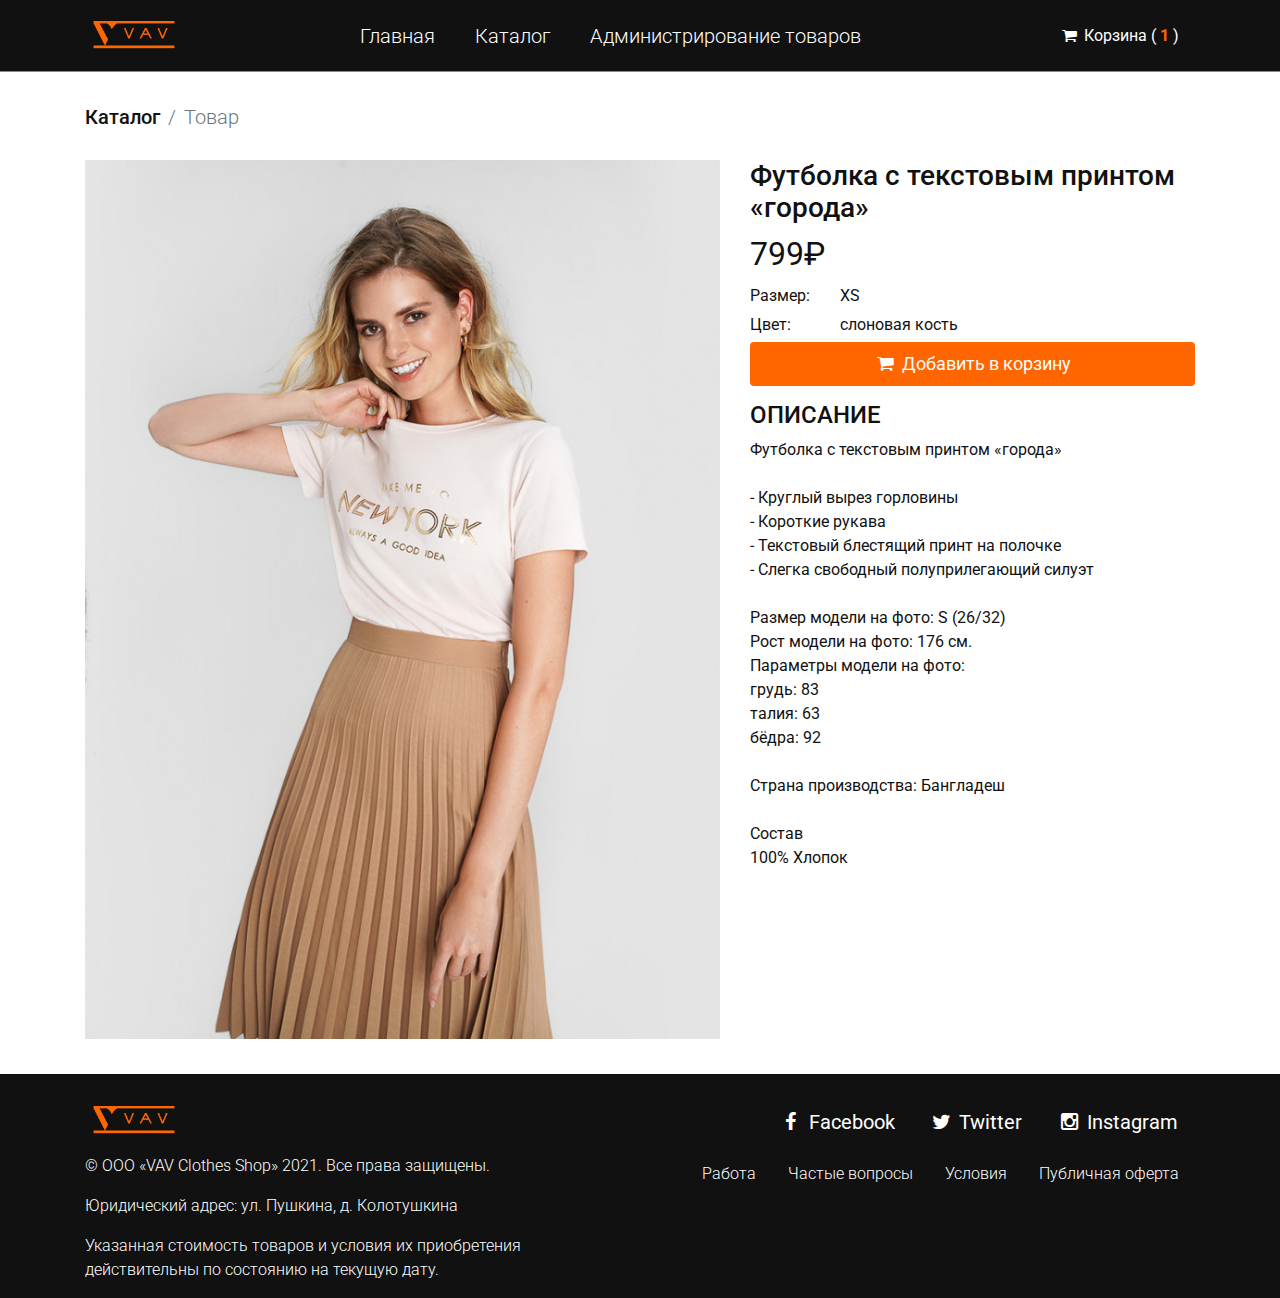
<file: single-product.html>
<!DOCTYPE html>
<html lang="en">

<head>
    <meta charset="UTF-8">
    <meta http-equiv="X-UA-Compatible" content="IE=edge">
    <meta name="viewport" content="width=device-width, initial-scale=1.0">

    <!-- Bootstrap CSS -->
    <link rel="stylesheet" href="https://maxcdn.bootstrapcdn.com/bootstrap/4.0.0/css/bootstrap.min.css"
        integrity="sha384-Gn5384xqQ1aoWXA+058RXPxPg6fy4IWvTNh0E263XmFcJlSAwiGgFAW/dAiS6JXm" crossorigin="anonymous">

    <!-- Custom Fonts -->
    <link href="font-awesome-4.1.0/css/font-awesome.min.css" rel="stylesheet" type="text/css">

    <!-- Font Awesome CSS 
    <link rel="stylesheet" href="libraries/fontawesome/css/all.min.css" />-->

    <!-- Google Font -->
    <link href="https://fonts.googleapis.com/css?family=Playfair+Display:400,700|Roboto:300,400,500&display=swap"
        rel="stylesheet" />

    <!-- My Style CSS -->
    <link rel="stylesheet" href="css/style.css" />

    <title>Товар</title>
</head>

<body>

    <!-- Navbar -->
    <nav class="navbar navbar-expand-lg navbar-dark sticky-top">
        <div class="container">
            <a class="navbar-brand" href="index.html">
                <img src="img/logo_new.png" alt="store-logo">
            </a>
            <button class="navbar-toggler" type="button" data-toggle="collapse" data-target="#navbarNav"
                aria-controls="navbarNav" aria-expanded="false" aria-label="Toggle navigation">
                <span class="navbar-toggler-icon"></span>
            </button>
            <div class="collapse navbar-collapse" id="navbarNav">
                <ul class="navbar-nav mx-auto">
                    <li class="nav-item">
                        <a class="nav-link" href="index.html">Главная</a>
                    </li>
                    <li class="nav-item">
                        <a class="nav-link" href="catalog.html">Каталог</a>
                    </li>
                    <li class="nav-item">
                        <a class="nav-link" href="products-administration.html">Администрирование товаров</a>
                    </li>
                </ul>
                <div class="nav-shopping-bag">
                    <a class="nav-link" href="cart.html">
                        <i class="fa fa-shopping-cart fa-fw"></i>
                        <span class="hover">Корзина (</span>
                        <span class="nav-shopping-bag__num-items">1</span>
                        <span class="hover">)</span>
                    </a>
                </div>
            </div>
        </div>
    </nav>
    <!-- End Navbar -->

    <!-- Breadcrumb -->
    <div class="container">
        <nav>
            <ol class="breadcrumb bg-transparent">
                <li class="breadcrumb-item"><a href="catalog.html">Каталог</a></li>
                <li class="breadcrumb-item active" aria-current="page">Товар</li>
            </ol>
        </nav>
    </div>
    <!-- End Breadcrumb -->

    <section class="single-product">
        <div class="single-product__item">
            <div class="container">
                <div class="row">
                    <div class="col-md-7">
                        <div class="single-product__item-img">
                            <img class="img-fluid" src="img/products/ostintshirt.jpg" alt="">
                        </div>
                    </div>
                    <div class="col-md-5">
                        <div class="single-product__item-info">
                            <div class="single-product__item-info-name">Футболка с текстовым принтом «города»</div>
                            <div class="single-product__item-info-price">799&#8381;</div>

                            <div class="single-product__item-info-details">
                                <div class="single-product__item-info-details-label">
                                    <span class="single-product__item-info-details-label-text">Размер: </span>
                                </div>
                                <div class="single-product__item-info-details-size-value">XS</div>
                            </div>
                            <div class="single-product__item-info-details">
                                <div class="single-product__item-info-details-label">
                                    <span class="single-product__item-info-details-label-text">Цвет: </span>
                                </div>
                                <div class="single-product__item-info-details-color-value">слоновая кость</div>
                            </div>
                        </div>
                        <a href="#" class="btn btn-block btn-outline-none single-product__item-btn-add-to-cart">
                            <i class="fa fa-shopping-cart fa-fw"></i>
                            <span>Добавить в корзину</span>
                        </a>
                        <div class="single-product__item-description">
                            <h4>ОПИСАНИЕ</h4>
                            <div class="single-product__item-description-text">
                                Футболка с текстовым принтом «города»<br><br>
                                - Круглый вырез горловины<br>
                                - Короткие рукава<br>
                                - Текстовый блестящий принт на полочке<br>
                                - Слегка свободный полуприлегающий силуэт<br><br>
                                Размер модели на фото: S (26/32)<br>
                                Рост модели на фото: 176 см.<br>
                                Параметры модели на фото:<br>
                                грудь: 83<br>
                                талия: 63<br>
                                бёдра: 92<br><br>
                                Страна производства: Бангладеш​<br><br>
                                Состав<br>
                                100% Хлопок
                            </div>
                        </div>
                    </div>
                </div>
            </div>
        </div>
    </section>

    <!-- Footer -->
    <footer>
        <div class="container">
            <div class="row pt-4 pb-2 justify-content-between">
                <div class="col-2"><img src="img/logo_new.png" alt="logo-store"></div>
                <div class="col-5">
                    <div class="nav justify-content-end">
                        <a href="#" class="btn btn-default btn-lg nav-link">
                            <i class="fa fa-facebook fa-fw"></i>
                            <span class="network-name">Facebook</span>
                        </a>
                        <a href="#" class="btn btn-default btn-lg nav-link">
                            <i class="fa fa-twitter fa-fw"></i>
                            <span class="network-name">Twitter</span>
                        </a>
                        <a href="#" class="btn btn-default btn-lg nav-link">
                            <i class="fa fa-instagram fa-fw"></i>
                            <span class="network-name">Instagram</span>
                        </a>
                    </div>
                </div>
            </div>
            <div class="row">
                <div class="col-6">
                    <p>© ООО «VAV Clothes Shop» 2021. Все права защищены.</p>
                    <p>Юридический адрес: ул. Пушкина, д. Колотушкина</p>
                    <p>Указанная стоимость товаров и условия их приобретения действительны по состоянию на текущую дату.
                    </p>
                </div>
                <div class="col-6 text-right">
                    <nav class="nav justify-content-end">
                        <a class="nav-link" href="#">Работа</a>
                        <a class="nav-link" href="#">Частые вопросы</a>
                        <a class="nav-link" href="#">Условия</a>
                        <a class="nav-link" href="#">Публичная оферта</a>
                    </nav>
                </div>
            </div>
        </div>
    </footer>
    <!-- End Footer -->


    <!-- Optional JavaScript -->
    <!-- jQuery first, then Popper.js, then Bootstrap JS -->
    <script src="https://code.jquery.com/jquery-3.2.1.slim.min.js"
        integrity="sha384-KJ3o2DKtIkvYIK3UENzmM7KCkRr/rE9/Qpg6aAZGJwFDMVNA/GpGFF93hXpG5KkN"
        crossorigin="anonymous"></script>
    <script src="https://cdnjs.cloudflare.com/ajax/libs/popper.js/1.12.9/umd/popper.min.js"
        integrity="sha384-ApNbgh9B+Y1QKtv3Rn7W3mgPxhU9K/ScQsAP7hUibX39j7fakFPskvXusvfa0b4Q"
        crossorigin="anonymous"></script>
    <script src="https://maxcdn.bootstrapcdn.com/bootstrap/4.0.0/js/bootstrap.min.js"
        integrity="sha384-JZR6Spejh4U02d8jOt6vLEHfe/JQGiRRSQQxSfFWpi1MquVdAyjUar5+76PVCmYl"
        crossorigin="anonymous"></script>
</body>

</html>
</file>
<file: css/style.css>
body {
    font-family: "Roboto";
    color: #111111;
}

.btn-outline-none:focus,
.btn-outline-none:active {
  outline: none !important;
  box-shadow: none;
}

/* Banner */
.banner {
  padding-bottom: 50px;
  text-align: center;
  color: #ffffff;
  background: linear-gradient(#000000f2, #000000b8), url(../img/header.jpg) no-repeat center center;
  background-size: cover;
}
.banner-message {
  position: relative;
  padding-top: 20%;
  padding-bottom: 20%;
}
.banner-message > h1 {
  margin: 0;
  text-shadow: 2px 2px 3px rgba(0,0,0,0.6);
  font-size: 5em;
}
.banner-message > h3 {
  text-shadow: 2px 2px 3px rgba(0,0,0,0.6);
}
@media(max-width:767px) {
  .banner-message {
      padding-bottom: 15%;
  }
  .banner-message > h1 {
      font-size: 3em;
  }
}
/* End Banner */

/* Advantages */
.advantages {
  width: 100%;
  background-color: #f8f9fa;
}
.advantage {
  margin: 35px 30px;
  text-align: center;
  color: black;
}
@media (max-width: 576px){
  .advantage {
      border-bottom: 1px solid black;
  }
}
/* End Advantages */

/* Breadcrumb */
.breadcrumb {
  font-size: 20px;
  font-weight: 300;
  color: #111111;
  padding-left: 0;
  padding-top: 30px;
}
.breadcrumb a {
  font-weight: 500;
  color: #111111;
}
.breadcrumb a:hover {
  color: #ff6600;
  text-decoration: none;
}
/* End Breadcrumb */

/* Navbar */
.navbar{
  background-color: #111111;
  border-bottom: 1px solid #ff6600;
}
.navbar .navbar-brand img{
  width: 100px;
}
.navbar .navbar-nav .nav-item .nav-link {
  margin-right: 24px;
  font-size: 20px;
  font-weight: 300;
  color: white !important;
}
.navbar .navbar-nav .nav-item.active .nav-link {
  font-size: 20px;
  font-weight: bold;
  color: #ff6600 !important;
}
.navbar .navbar-nav .nav-item .nav-link:hover {
  color: #ff6600 !important;
}
.navbar .nav-shopping-bag .nav-link {
  color: white;
}
.navbar .nav-shopping-bag .nav-link:hover {
  color: #ff6600;
}
.navbar .nav-shopping-bag__num-items{
  font-weight: bold;
  color: #ff6600;
}
/* End Navbar */


/* Catalog */
.catalog__item{
  border: 1px solid #d9d9d9;
  margin-bottom: 15px;
}
.catalog__item-img{
  position: relative;
  max-width: 100%;
  height: auto;
}
.catalog__item-info{
  padding: 10px 10px 0px;
  color: black;
}
.catalog__item a{
  text-decoration: none;
}
.catalog__item-info-name{
  font-weight: 500;
  color: #111;
  font-size: 20px;
  line-height: 20px;
  white-space: unset;
  text-overflow: unset;
  height: 44px;
  display: block;
  text-align: left;
  margin-bottom: 10px;
  overflow: hidden;
}
.catalog__item-info-price{
  font-weight: 300;
  font-style: italic;
  color: #111;
  margin: 0px 0px 16px;
}
/* End Catalog */



/* Single Product */
.single-product__item{
  margin-bottom: 20px;
}
.single-product__item-img {
  margin-bottom: 15px;
}
.single-product__item-info-name{
  display: inline;
  font-weight: 500;
  font-size: 28px;
  line-height: 32px;
}
.single-product__item-info-price{
  font-size: 32px;
  line-height: 30px;
  margin: 15px 0px;
}
.single-product__item-info-details{
  font-size: 16px;
  display: flex;
  margin: 5px 0;
}
.single-product__item-info-details-label{
  width: 90px;
}
.single-product__item-btn-add-to-cart{
  background-color: #ff6600;
  color: white;
  font-size: 18px;
  line-height: 30px;
  margin-bottom: 15px;
}
.single-product__item-btn-add-to-cart:hover{
  background-color: #cc5200;
  color: white;
}
.single-product__item-description{
  font-size: 16px;
}
/* End Single Product */




/* Cart */
.checkout__item,
.checkout__contacts,
.checkout__summary{
  border: 1px solid #d9d9d9;
  margin-bottom: 15px;
}
.checkout__contacts,
.checkout__summary{
  padding: 10px 15px;
}
.checkout__item-header,
.checkout__summary-line{
  display: flex;
  justify-content: space-between;
  margin: 5px 0;
}
.checkout__contacts-field input{
  margin-bottom: 15px;
}
.checkout__item-header-name{
  font-size: 16px;
  font-weight: 600;
}
.checkout__item-header-btn-delete{
  margin-right: 10px;
}
.checkout__item-header-btn-delete a{
  color: #111;
}
.checkout__item-details{
  display: flex;
  margin: 5px 0;
  font-size: 14px;
}
.checkout__item-details-label{
  width: 90px;
}
.btn-checkout-order{
  background-color: #ff6600;
  color: white;
  font-size: 18px;
  line-height: 30px;
  margin-bottom: 15px;
}
.btn-checkout-order:hover{
  background-color: #cc5200;
  color: white;
}
/* End Cart */




/* Buttons Products Administrtion Page*/
.btn-add-new-item{
  background-color: green;
  color: white;
  font-size: 18px;
  line-height: 30px;
  margin-bottom: 15px;
}
.btn-add-new-item:hover{
  background-color: rgb(0, 87, 0);
  color: white;
}
.btn-edit-item,
.btn-del-item{
  margin: 5px 0px;
  font-size: 18px;
  line-height: 30px;
  color: white;
}
.btn-edit-item{
  background-color: #ff6600;
}
.btn-del-item{
  background-color: rgb(150, 0, 0);
}
.btn-edit-item:hover{
  color: white;
  background-color: #cc5200;
}
.btn-del-item:hover{
  color: white;
  background-color: #6b2b00;
}



/* Footer */
footer {
  background-color: #111111;
  color: white;
  font-weight: 300;
}
footer img {
  width: 100px;
}
footer .nav a.nav-link {
  color: white;
}
footer .nav a.nav-link:hover {
  color: #ff6600;
}
/* End Footer*/

/* Edit Form */
.product-editing__edit-field input[type="text"],
.product-editing__edit-field input[type="number"],
.product-editing__edit-field select,
.product-editing__edit-field textarea,
.product-editing__edit-field button{
  margin: 15px 0;
}
.product-editing__edit-field textarea{
  min-height: 150px;
}
.product-editing__edit-field button{
  color: white;
  background-color: green;
}
.product-editing__edit-field button:hover{
  background-color: rgb(0, 87, 0);
  color: white;
}
/* End Edit Form */
</file>
